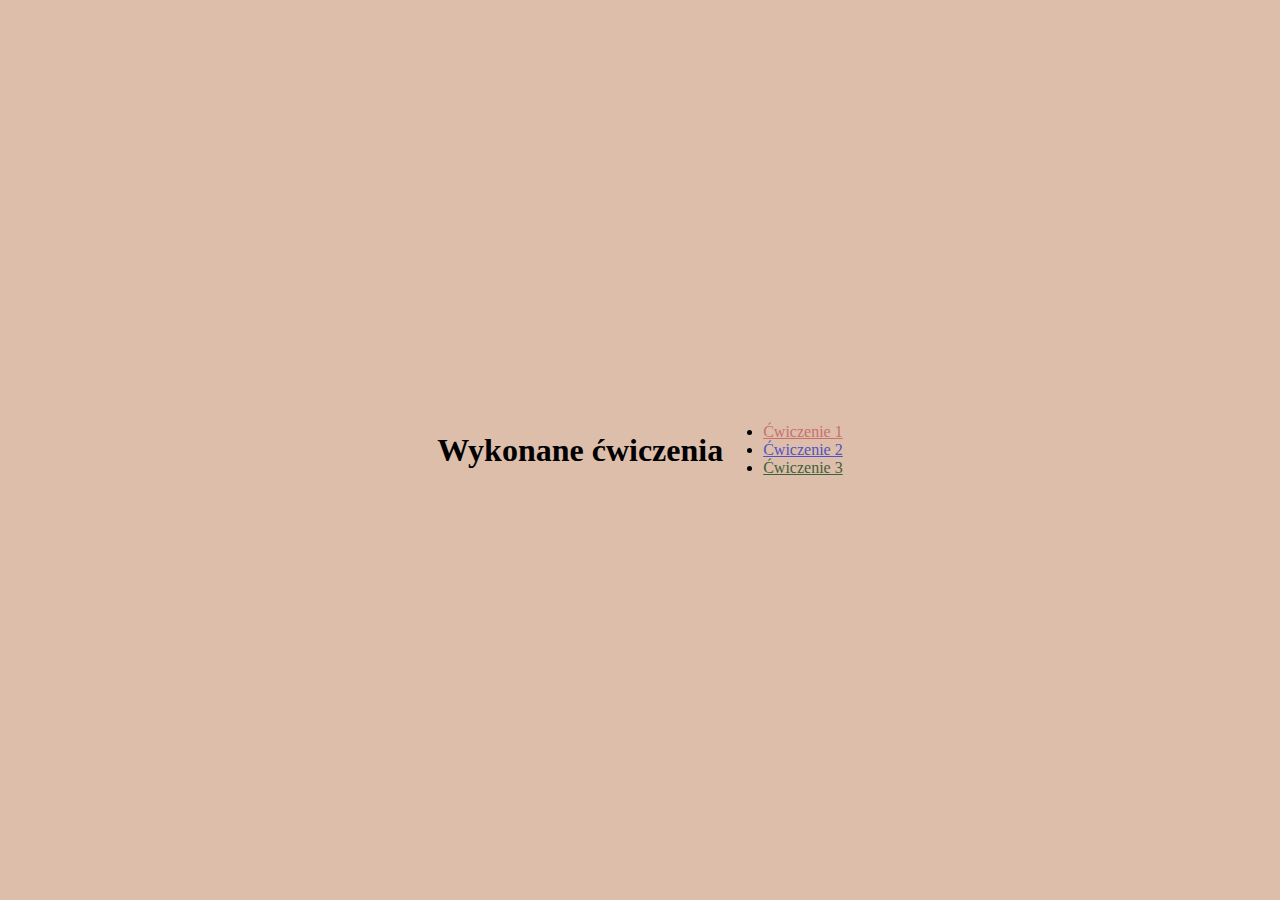
<file: Lab_01/index.html>
<!DOCTYPE html>
<html lang="pl">
  <head>
    <meta charset="UTF-8" />
    <meta
      name="viewport"
      content="width=device-width, initial-scale=1.0"
    />
    <title>My Website</title>
    <link
      rel="stylesheet"
      href="./style.css"
    />
    <style>
      #zad1 {
        color: #ca6f6f;
      }
      #zad2 {
        color: #5252c3;
      }
      #zad3 {
        color: #3d613d;
      }
    </style>
  </head>
  <body>
    <main class="main-container">
      <h1>Wykonane ćwiczenia</h1>
      <ul>
        <li><a id="zad1" href="ćw1.html">Ćwiczenie 1</a></li>
        <li><a id="zad2" href="ćw2.html">Ćwiczenie 2</a></li>
        <li><a id="zad3" href="ćw3.html">Ćwiczenie 3</a></li>
      </ul>


    </main>
    <script src="index.js"></script>
  </body>
</html>
</file>
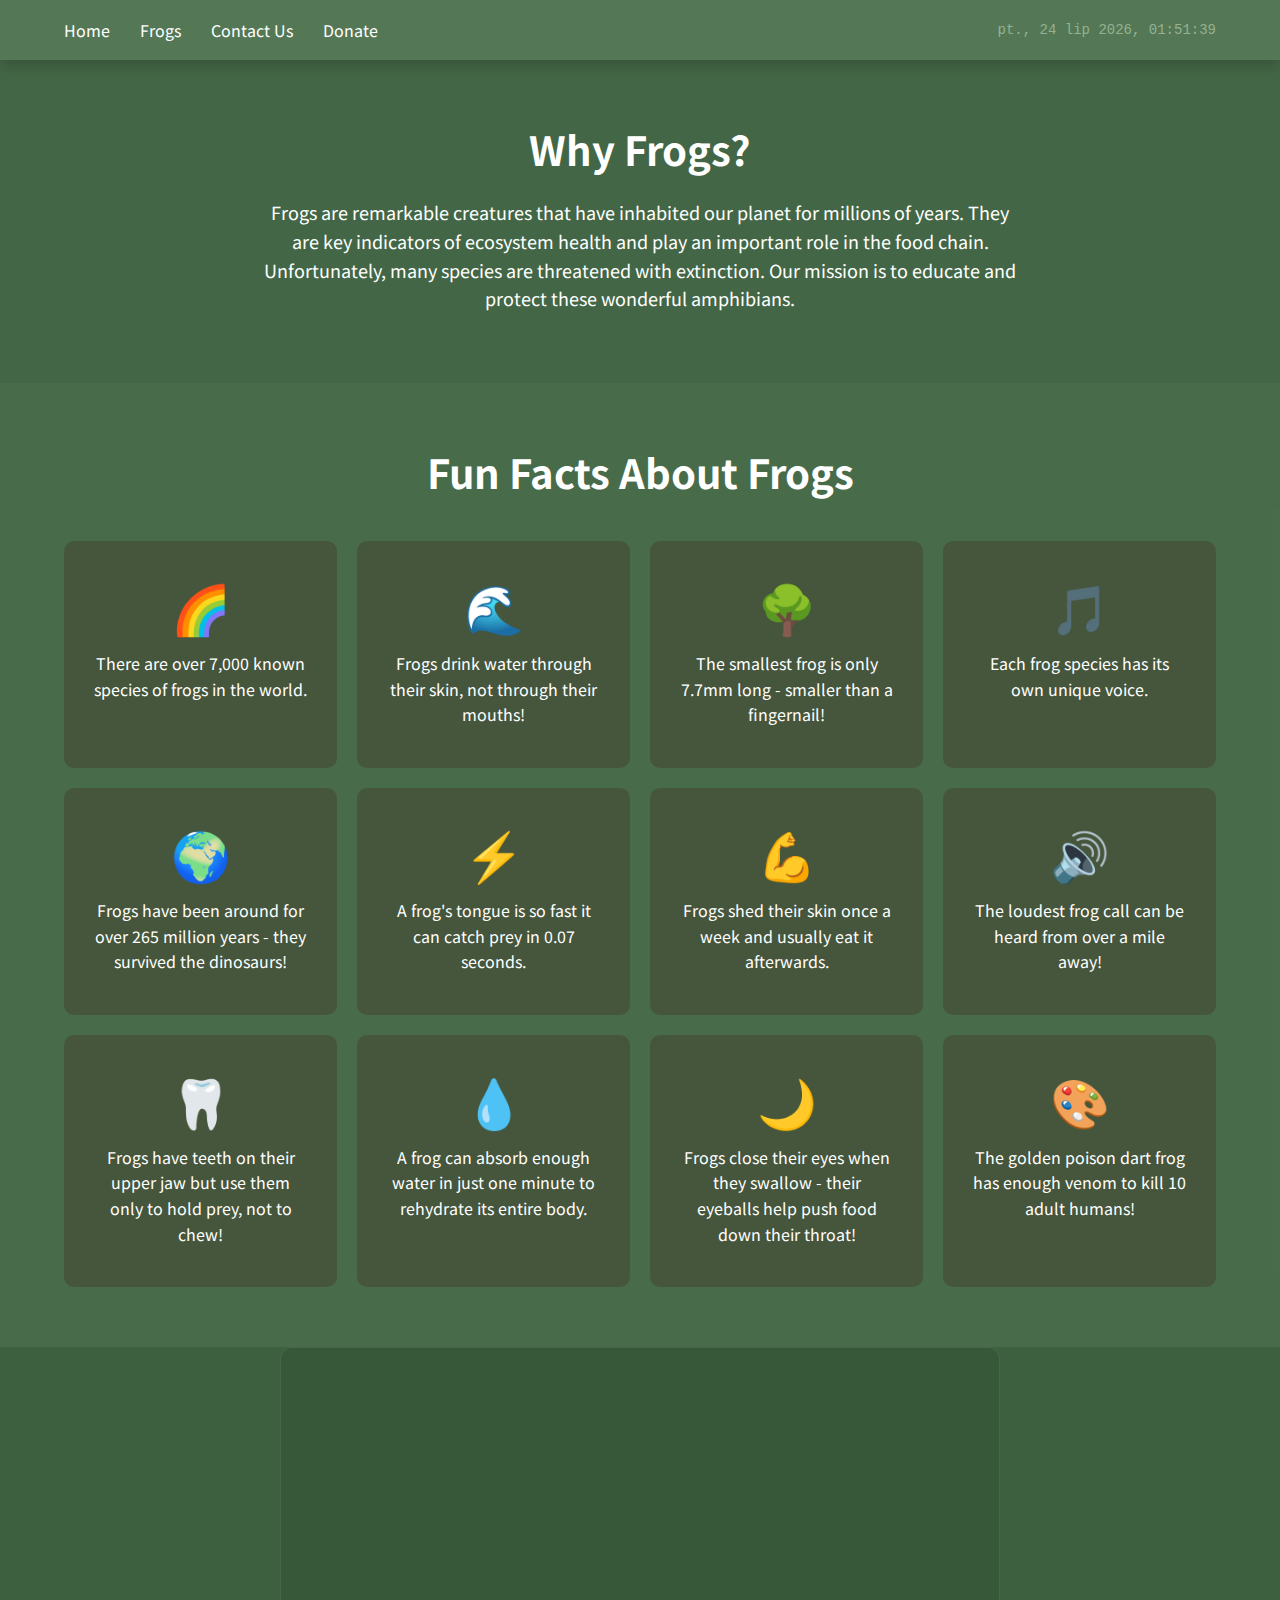
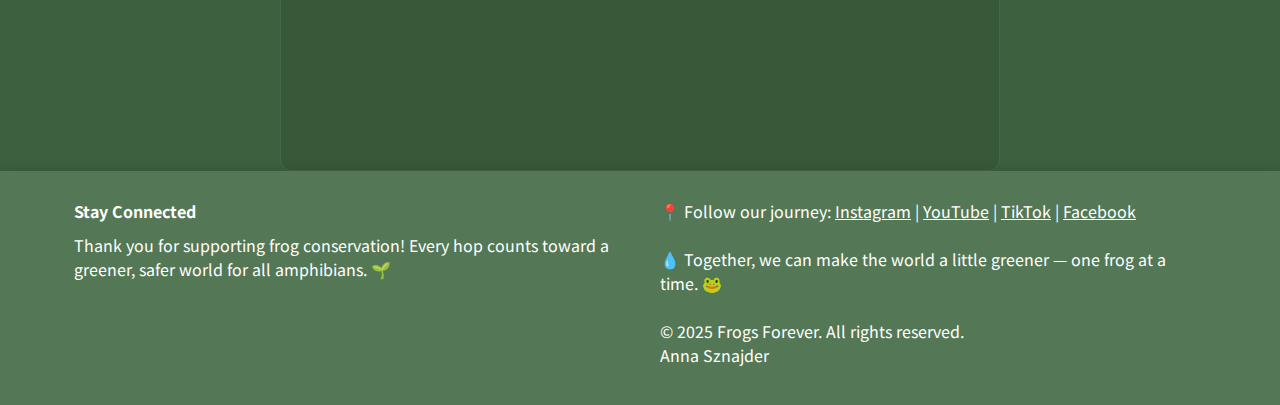
<file: Lab_02/index.html>
<!DOCTYPE html>
<html lang="pl">
<head>
    <meta charset="UTF-8" name="viewport" content="width=device-width, initial-scale=1.0">
    <title>Froooogs</title>
    <link rel="shortcut icon" href="img/frog-icon.png" type="image/png">
    <link rel="stylesheet" href="css/style.css"/>

</head>
<body>

    <header>
        <div id="navbar-placeholder"></div>
    </header>

    <main>


        <section class="about">
            <h2>Why Frogs?</h2>
            <p>Frogs are remarkable creatures that have inhabited our planet for millions of years. They are key indicators of ecosystem health and play an important role in the food chain. Unfortunately, many species are threatened with extinction. Our mission is to educate and protect these wonderful amphibians.</p>
        </section>


        <section class="facts">
            <h2>Fun Facts About Frogs</h2>
            <div class="facts-grid">
                <div class="fact-card">
                    <h3>🌈</h3>
                    <p>There are over 7,000 known species of frogs in the world.</p>
                </div>
                <div class="fact-card">
                    <h3>🌊</h3>
                    <p>Frogs drink water through their skin, not through their mouths!</p>
                </div>
                <div class="fact-card">
                    <h3>🌳</h3>
                    <p>The smallest frog is only 7.7mm long - smaller than a fingernail!</p>
                </div>
                <div class="fact-card">
                    <h3>🎵</h3>
                    <p>Each frog species has its own unique voice.</p>
                </div>
                <div class="fact-card">
                    <h3>🌍</h3>
                    <p>Frogs have been around for over 265 million years - they survived the dinosaurs!</p>
                </div>
                <div class="fact-card">
                    <h3>⚡</h3>
                    <p>A frog's tongue is so fast it can catch prey in 0.07 seconds.</p>
                </div>
                <div class="fact-card">
                    <h3>💪</h3>
                    <p> Frogs shed their skin once a week and usually eat it afterwards.</p>
                </div>
                <div class="fact-card">
                    <h3>🔊</h3>
                    <p>The loudest frog call can be heard from over a mile away!</p>
                </div><div class="fact-card">
                <h3>🦷</h3>
                <p>Frogs have teeth on their upper jaw but use them only to hold prey, not to chew!</p>
            </div>
                <div class="fact-card">
                    <h3>💧</h3>
                    <p>A frog can absorb enough water in just one minute to rehydrate its entire body.</p>
                </div>
                <div class="fact-card">
                    <h3>🌙</h3>
                    <p> Frogs close their eyes when they swallow - their eyeballs help push food down their throat!</p>
                </div>
                <div class="fact-card">
                    <h3>🎨</h3>
                    <p>The golden poison dart frog has enough venom to kill 10 adult humans!</p>
                </div>

            </div>
        </section>

        <section class="film">
            <iframe src="https://www.youtube.com/embed/L_e1-dVvn_Y?si=8FHqyqb3R7C-yFMA"
                    title="YouTube video player" frameborder="0" allow="accelerometer; autoplay; clipboard-write;
                    encrypted-media; gyroscope; picture-in-picture; web-share"
                    referrerpolicy="strict-origin-when-cross-origin" allowfullscreen></iframe>
        </section>


    </main>

    <footer>
        <div id="footer-placeholder"></div>
    </footer>

    <script src="js/navbar.js"></script>
    <script src="js/footer.js"></script>
</body>
</html>
</file>
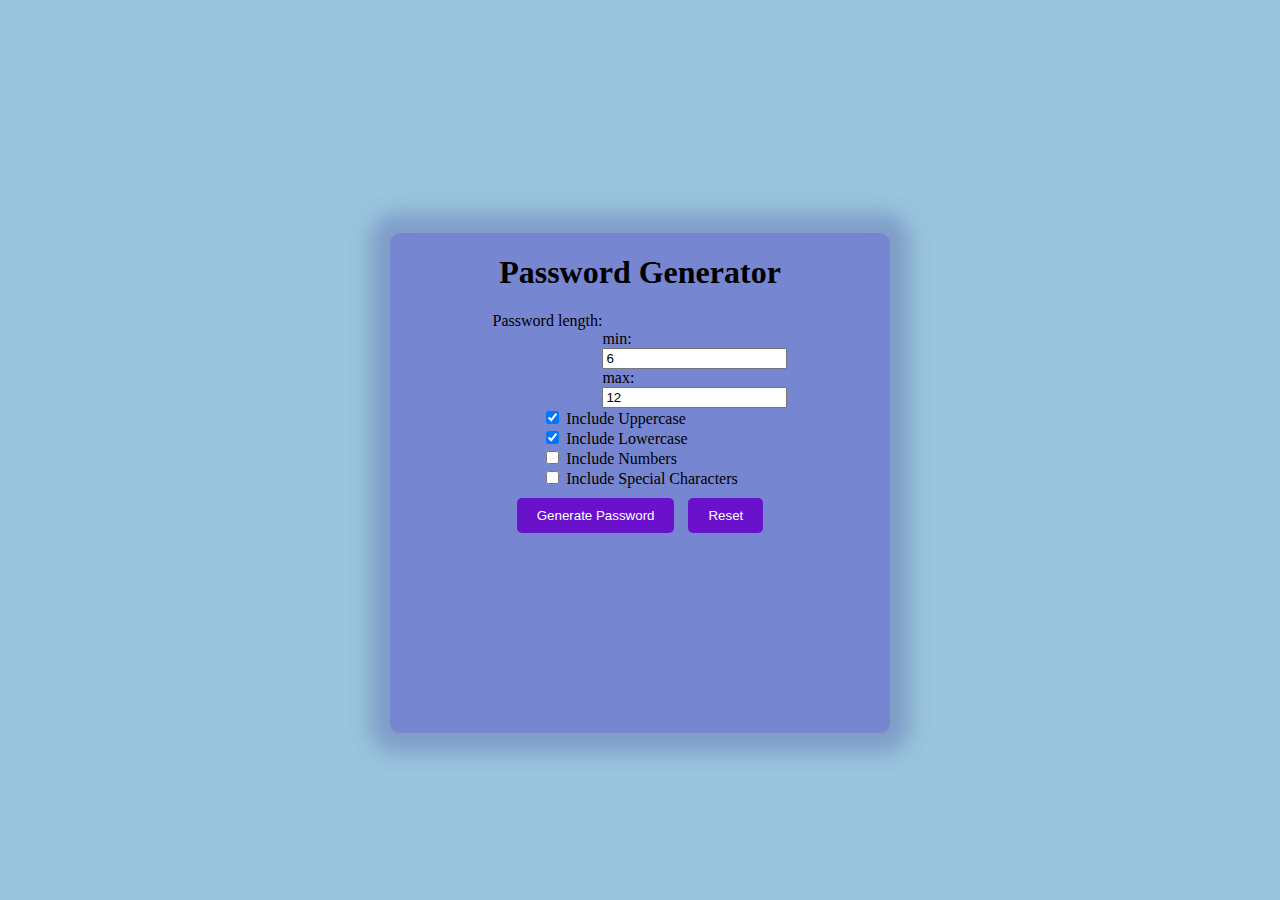
<file: Lab_03/passwords/index.html>
<!DOCTYPE html>
<html lang="pl">
<head>
    <meta charset="UTF-8">
    <title>Password Generator</title>
    <link rel="stylesheet" href="../passwords/styles.css"/>
    <link rel="shortcut icon" type="png" href="password-icon.png"/>
</head>
<body>

<main>
    <div class="box">

        <h1>Password Generator</h1>

        <section class="length">

            Password length:<br />
            <label> <br />
                min:<br />
                <input id="minLen" min="6" type="number" value="6" />
                <br />
                max:<br />
                <input id="maxLen" max="30" type="number" value="12" />
                <br />
            </label><br />


        </section>


        <section class="checkbox">

            <label >
                <input id="upper" type="checkbox" checked /> Include Uppercase
            </label><br />
            <label>
                <input id="lower" type="checkbox" checked /> Include Lowercase
            </label><br />
            <label>
                <input id="nums" type="checkbox" /> Include Numbers
            </label><br />
            <label>
                <input id="special" type="checkbox" /> Include Special Characters
            </label><br />


        </section>

        <section>

            <button class="btn" onclick="generate()">Generate Password</button>
            <button class="btn" onclick="reset()">Reset</button>

        </section>




    </div>


    <script>


        let upperChars = "ABCDEFGHIJKLMNOPQRSTUVWXYZ";
        let lowerChars = "abcdefghijklmnopqrstuvwxyz";
        let numChars = "0123456789";
        let specialChars = "!@#$%^&*()-_=+[]{}|;:,.<>?";


        const minLenInput = document.getElementById("minLen");
        const maxLenInput = document.getElementById("maxLen");

        minLenInput.addEventListener('input', () => {
            if (parseInt(minLenInput.value) < 6) minLenInput.value = 6;
        });
        maxLenInput.addEventListener('input', () => {
            if (parseInt(maxLenInput.value) > 30) maxLenInput.value = 30;
        });



        function generate() {
            let minLen = parseInt(minLenInput.value);
            let maxLen = parseInt(maxLenInput.value);
            const upper = document.getElementById("upper").checked;
            const lower = document.getElementById("lower").checked;
            const nums = document.getElementById("nums").checked;
            const special = document.getElementById("special").checked;



            const password = create(minLen, maxLen, upper, lower, nums, special);
            alert(password);
        }


        function create(minLen, maxLen, upper, lower, nums, special) {

            const passwordLength = Math.floor(Math.random() * (maxLen-minLen + 1)) + minLen;

            let chars = "";

            if (upper) chars += upperChars;
            if (lower) chars += lowerChars;
            if (nums) chars += numChars;
            if (special) chars += specialChars;

            if (chars.length === 0) return "Select at least one character type!";

            const charsLen = chars.length;

            let password = "";
            for (let i = 0; i < passwordLength; i++) {

                let index = Math.floor(Math.random() * charsLen);
                password += chars[index];

            }

            return password;
        }

        function reset() {
            document.getElementById("minLen").value = 6;
            document.getElementById("maxLen").value = 12;
            document.getElementById("upper").checked = true;
            document.getElementById("lower").checked = true;
            document.getElementById("nums").checked = false;
            document.getElementById("special").checked = false;
        }


    </script>


</main>

</body>
</html>
</file>
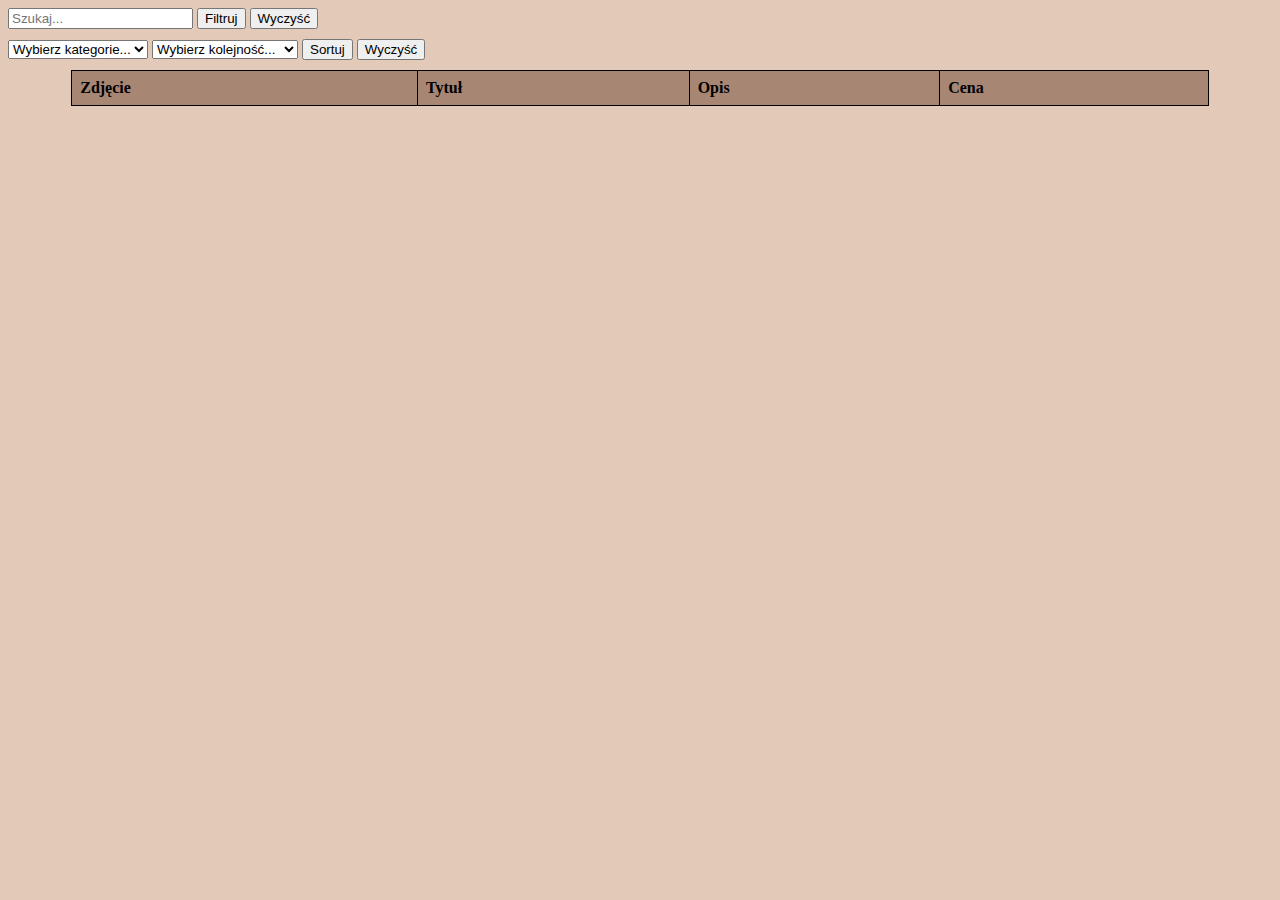
<file: Lab_03/pobieranie danych/index.html>
<!DOCTYPE html>
<html lang="pl">
<head>
    <meta charset="UTF-8">
    <title>Produkty z API</title>
    <style>
        body{background-color: rgba(221, 190, 170, 0.83)}
        table { border-collapse: collapse; width: 90%;background-color: rgb(221, 190, 170);margin: auto;}
        th, td { border: 1px solid #000000; padding: 8px; text-align: left; }
        th { background-color: #a88674; }
        img { width: 60px; height: 60px; object-fit: cover; }
        .controls{ margin-bottom: 10px; }

    </style>
</head>
<body>

    <div class="controls">
        <input id="search" type="search" placeholder="Szukaj...">
        <button onclick="showData()">Filtruj</button>
        <button onclick="clearFilters(1)">Wyczyść</button>
    </div>

    <div class="controls">
        <select id="categorySelect">
            <option value="all" disabled selected hidden>Wybierz kategorie...</option>
            <option value="title">Tytuł</option>
            <option value="description">Opis</option>
            <option value="price">Cena</option>
        </select>
        <select id="sortSelect">
            <option value="original" disabled selected hidden>Wybierz kolejność...</option>
            <option value="asc">Rosnąco</option>
            <option value="desc">Malejąco</option>
            <option value="original">Oryginalna kolejność</option>
        </select>
        <button onclick="showData()">Sortuj</button>
        <button onclick="clearFilters(2)">Wyczyść</button>
    </div>


    <table id="productsTable">
        <thead>
        <tr>
            <th>Zdjęcie</th>
            <th>Tytuł</th>
            <th>Opis</th>
            <th>Cena</th>
        </tr>
        </thead>
        <tbody id="tableBody"></tbody>
    </table>



<script>

    async function getData(){
        const url = "https://dummyjson.com/products";
        return (await fetch(url)).json();
    }

    async function showData() {
        const data = await getData();
        const products = data.products.slice(0, 30);

        const tableBody = document.getElementById('tableBody');
        const searchPhrase = document.getElementById('search').value;
        const category = document.getElementById('categorySelect').value;
        const sortOrder = document.getElementById('sortSelect').value;


        const filteredProducts = filterAndSortData(products, searchPhrase, category,sortOrder);
        tableBody.innerHTML = '';


        if (filteredProducts.length === 0) {
            tableBody.innerHTML = '<tr><td colspan="4">Brak wyników</td></tr>';
            return;
        }


        filteredProducts.forEach(product => {
            const row = tableBody.insertRow();
            row.innerHTML = `<td><img src="${product.images[0]}" alt="${product.title}"></td>
                            <td>${product.title}</td>
                            <td>${product.description}</td>
                            <td>${product.price}</td>
        `;
        });
    }

    function clearFilters(i) {
        if(i === 1){
            document.getElementById('search').value = '';
        }
        if(i === 2){
            document.getElementById('categorySelect').value = 'all';
            document.getElementById('sortSelect').value = 'original';
        }
        else{
            document.getElementById('search').value = '';
            document.getElementById('categorySelect').value = 'all';
            document.getElementById('sortSelect').value = 'original';

        }
        showData()
    }


    function filterAndSortData(data,searchPhrase,category,sortOrder){


        let filtered = data.filter( item =>
            item.title.toLowerCase().includes(searchPhrase.toLowerCase()) ||
            item.description.toLowerCase().includes(searchPhrase.toLowerCase()) );


        if (!category || category === 'all' || !sortOrder || sortOrder === 'original') {
            return filtered;
        }

        switch (sortOrder) {
            case 'asc':
                if(category === 'price'){
                    return filtered.sort((a, b) => a.price - b.price);
                }
                return filtered.sort((a, b) => a[category].localeCompare(b[category]));
            case 'desc':
                if(category === 'price'){
                    return filtered.sort((a, b) =>b.price-a.price);
                }
                return filtered.sort((a, b) => b[category].localeCompare(a[category]));

        }


    }


    clearFilters();


</script>
</body>
</html>
</file>
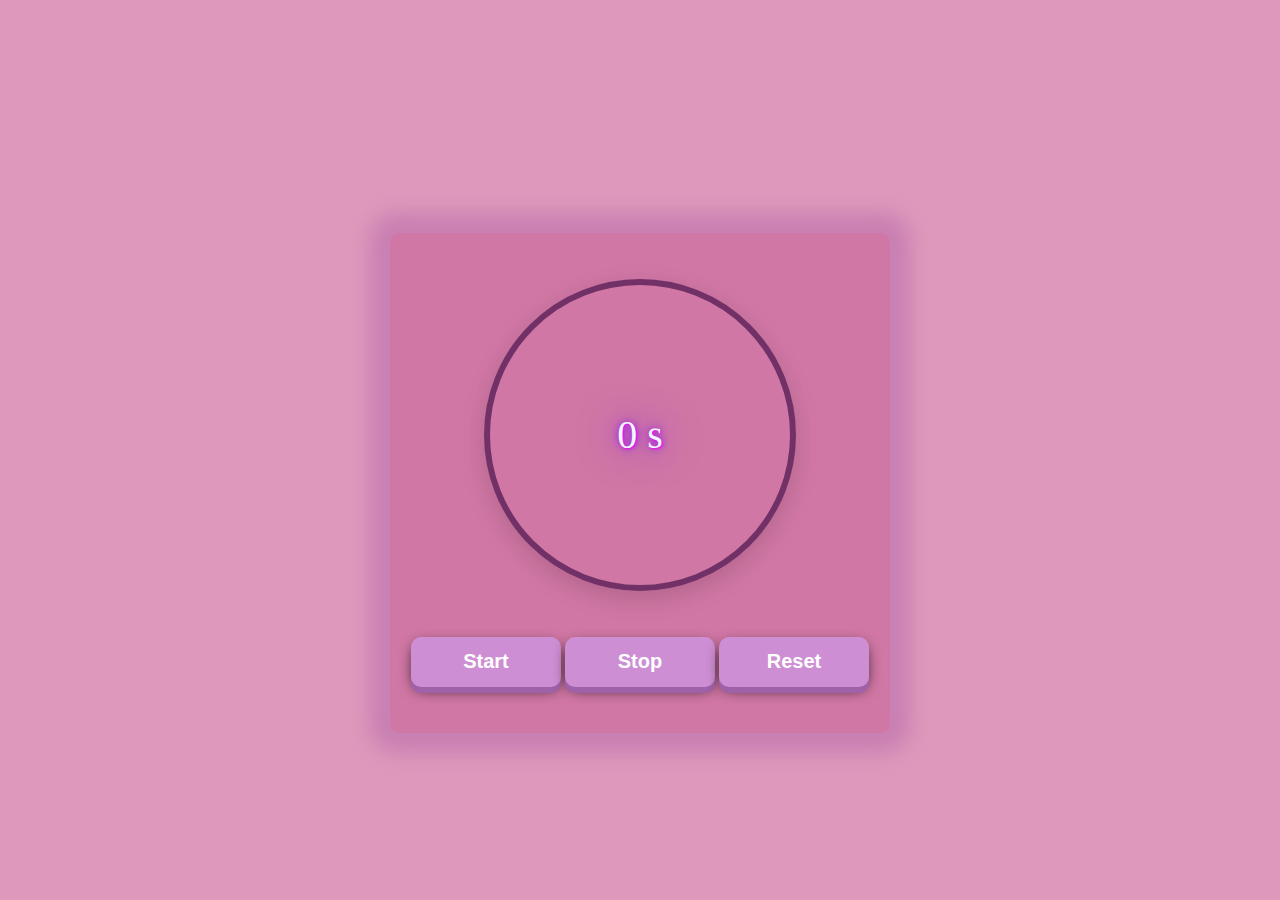
<file: Lab_03/stoper/index.html>
<!DOCTYPE html>
<html lang="pl">
<head>
    <meta charset="UTF-8">
    <title>StopWatch</title>
    <link rel="stylesheet" href="../stoper/styles.css"/>
    <link rel="shortcut icon" type="png" href="stoper-ikona.png"/>
</head>
<body>

<main>


    <div class="stopwatch">

        <section>
            <div class="clock-face">
                <div id="stopwatch-content">0 s</div>
            </div>
        </section>


        <section>
            <button onclick="startTimer()" class="button">Start</button>
            <button onclick="stopTimer()" class="button">Stop</button>
            <button onclick="resetTimer()" class="button">Reset</button>
        </section>



    </div>


</main>


<script>

    let seconds=0;
    // let seconds = 3675;
    let timer = null;


    function updateTimer(){
        if(seconds < 60){
            document.getElementById("stopwatch-content").textContent = seconds + " s";
        }
        else{
            let hours = Math.floor(seconds / 3600);
            let mins = Math.floor((seconds % 3600) / 60);
            let secs = seconds % 60;

            if(hours>0){
                document.getElementById("stopwatch-content").textContent = hours + " h " + mins +" m " + secs + " s";
            }
            else{
                document.getElementById("stopwatch-content").textContent = mins +" m " + secs + " s";
            }

        }

    }


    function startTimer(){
        if(timer==null){
            timer=setInterval(()=>{
                seconds++;
                updateTimer();
            },1000) // update co sekundę
        }
    }

    function stopTimer(){
        clearInterval(timer);
        timer=null;
    }

    function resetTimer(){
        stopTimer();
        seconds=0;
        updateTimer()
    }

</script>


</body>



</html>
</file>
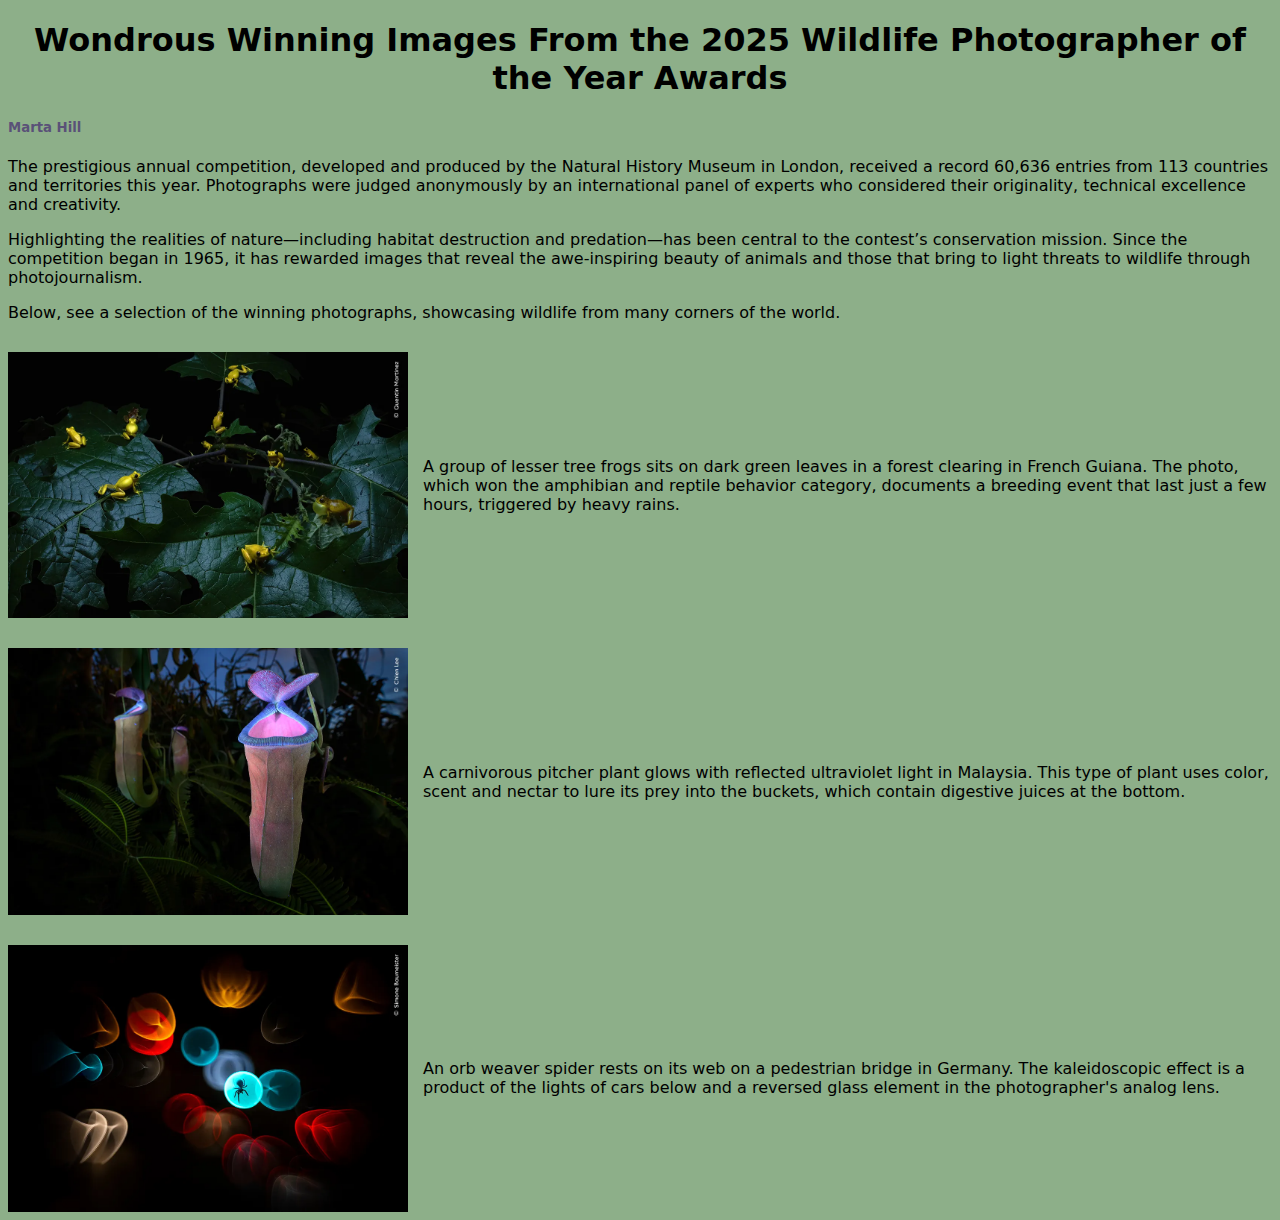
<file: Lab_01/ćw1.html>
<!DOCTYPE html>
<html lang="pl">
<head>
    <meta charset="UTF-8">
    <meta
            name="viewport"
            content="width=device-width, initial-scale=1.0"
    />
    <title>Ćwiczenie1</title>
    <style>
        body {
            font-family: system-ui;
            background-color: #8daf89;
        }
        img {
            width: 100%;
            max-width: 400px;
            height: auto;
            margin-right: 15px;
        }
        h1{
            text-align: center;

        }
        h5{
            color: #5a5178;
        }
        div {
            display: flex;
            align-items: center;
            margin-top: 30px;

        }
    </style>
</head>
<body>

<h1>Wondrous Winning Images From the 2025 Wildlife Photographer of the Year Awards</h1>
<h5>Marta Hill</h5>

    <p>
        The prestigious annual competition, developed and produced by the Natural History Museum in London,
        received a record 60,636 entries from 113 countries and territories this year.
        Photographs were judged anonymously by an international panel of experts who considered their originality,
        technical excellence and creativity.
    </p>

    <p>
        Highlighting the realities of nature—including habitat destruction and predation—has been central to the
        contest’s conservation mission. Since the competition began in 1965, it has rewarded images that reveal
        the awe-inspiring beauty of animals and those that bring to light threats to wildlife through photojournalism.
    </p>

    <p>
        Below, see a selection of the winning photographs, showcasing wildlife from many corners of the world.
    </p>


<div>
    <img src="zdj/frogs.jpg">
    <p>
        A group of lesser tree frogs sits on dark green leaves in a forest clearing in French Guiana.
        The photo, which won the amphibian and reptile behavior category, documents a breeding event that last just
        a few hours, triggered by heavy rains.
    </p>

</div>


<div>
    <img src="zdj/plant.jpg">
    <p>
        A carnivorous pitcher plant glows with reflected ultraviolet light in Malaysia. This type of plant uses color,
        scent and nectar to lure its prey into the buckets, which contain digestive juices at the bottom.
    </p>
</div>


<div>
    <img src="zdj/spider.jpg">
    <p>
        An orb weaver spider rests on its web on a pedestrian bridge in Germany.
        The kaleidoscopic effect is a product of the lights of cars below and a reversed glass element
        in the photographer's analog lens.
    </p>
</div>



</body>
</html>
</file>
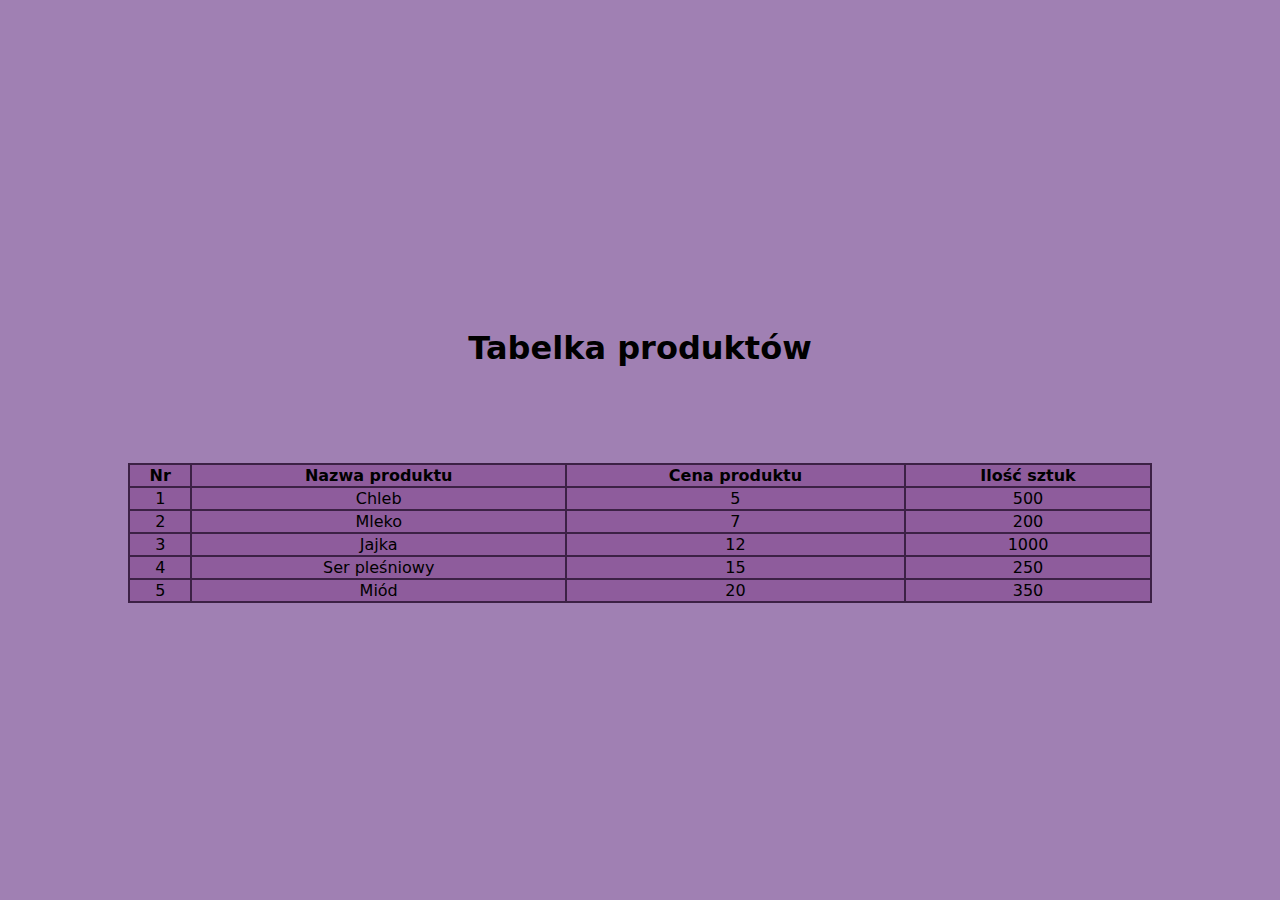
<file: Lab_01/ćw2.html>
<!DOCTYPE html>
<html lang="pl">
<head>
    <meta charset="UTF-8">
    <meta
            name="viewport"
            content="width=device-width, initial-scale=1.0"
    />
    <title>Ćwiczenie2</title>
    <style>
        html, body {  /* body na całą stronę, brak marginesów */
            height: 100%;
            margin: 0;
        }

        body {
            font-family: system-ui;
            background-color: #a080b3;

            display: flex;
            flex-direction: column;
            align-items: center;
            justify-content: center;
        }
        table{
            width: 80%;
            height: auto;

            margin: 0 auto;
            border: 2px solid #3c2145;
            border-collapse: collapse;

            background-color: #8e5c9c;
        }
        th, td {
            border: 2px solid #3c2145;
            border-collapse: collapse;
            text-align: center;

        }
        p{
            font-size: xx-large;

        }
    </style>
</head>
<body>

<b><p>Tabelka produktów</p></b>
<p></p>

    <table>
        <thead>
            <th>Nr</th>
            <th>Nazwa produktu</th>
            <th>Cena produktu</th>
            <th>Ilość sztuk</th>
        </thead>
        <tbody>
            <tr>
                <td>1</td>
                <td>Chleb</td>
                <td>5</td>
                <td>500</td>

            </tr>
            <tr>
                <td>2</td>
                <td>Mleko</td>
                <td>7</td>
                <td>200</td>
            </tr>
            <tr>
                <td>3</td>
                <td>Jajka</td>
                <td>12</td>
                <td>1000</td>
            </tr>
            <tr>
                <td>4</td>
                <td>Ser pleśniowy</td>
                <td>15</td>
                <td>250</td>
            </tr>
            <tr>
                <td>5</td>
                <td>Miód</td>
                <td>20</td>
                <td>350</td>
            </tr>

        </tbody>
    </table>

</body>
</html>
</file>
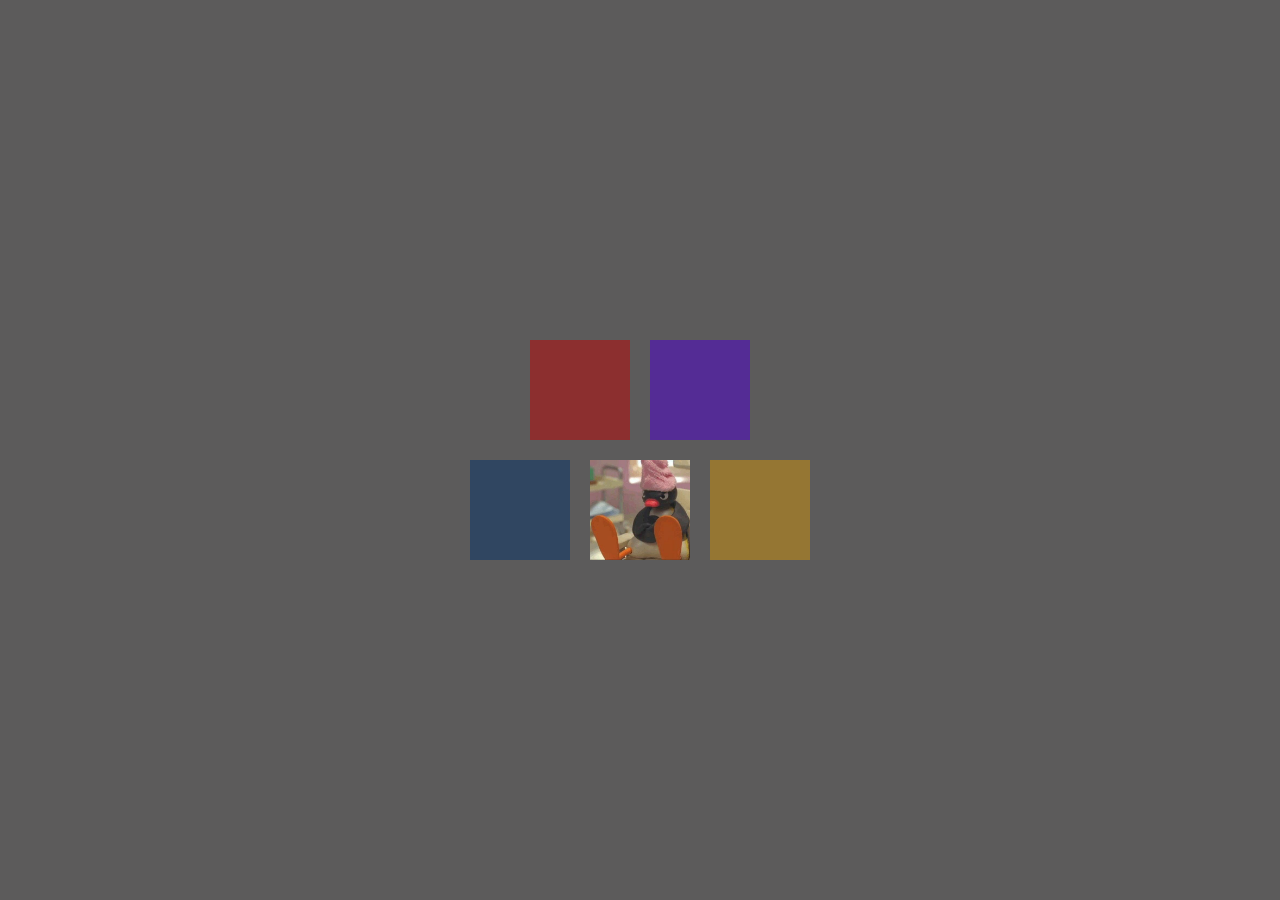
<file: Lab_01/ćw3.html>
<!DOCTYPE html>
<html lang="pl">
<head>
    <meta charset="UTF-8">
    <title>Ćwiczenie3</title>
    <style>
        html, body {
            height: 100%;
            margin: 0;
        }
        body{
            font-family: system-ui;
            background-color: #5c5b5b;

            display: flex;
            flex-direction: column;
            align-items: center;
            justify-content: center;
        }
        .box {
            display: flex;
        }

        .kwadrat {
            width: 100px;
            height: 100px;
            margin: 10px;
        }
        #k1 {
            background-color: #8c2f2f;
        }
        #k2 {
            background-color: #542c95;
        }
        #k3 {
            background-color: #304661;
        }
        #k4 {
            background-color: #3d603f;
        }
        #k5 {
            background-color: #957633;
        }
    </style>
</head>
<body>

<div class="box">
    <div id="k1" class="kwadrat"></div>
    <div id="k2" class="kwadrat"></div>
</div>

<div class="box">
    <div id ="k3" class="kwadrat"></div>
    <div id="k4" class="kwadrat">
        <img src="zdj/mad.jpg" width="100px" height="100px" alt="zdjęcie"/>
    </div>
    <div id="k5" class="kwadrat"></div>
</div>


</body>
</html>
</file>
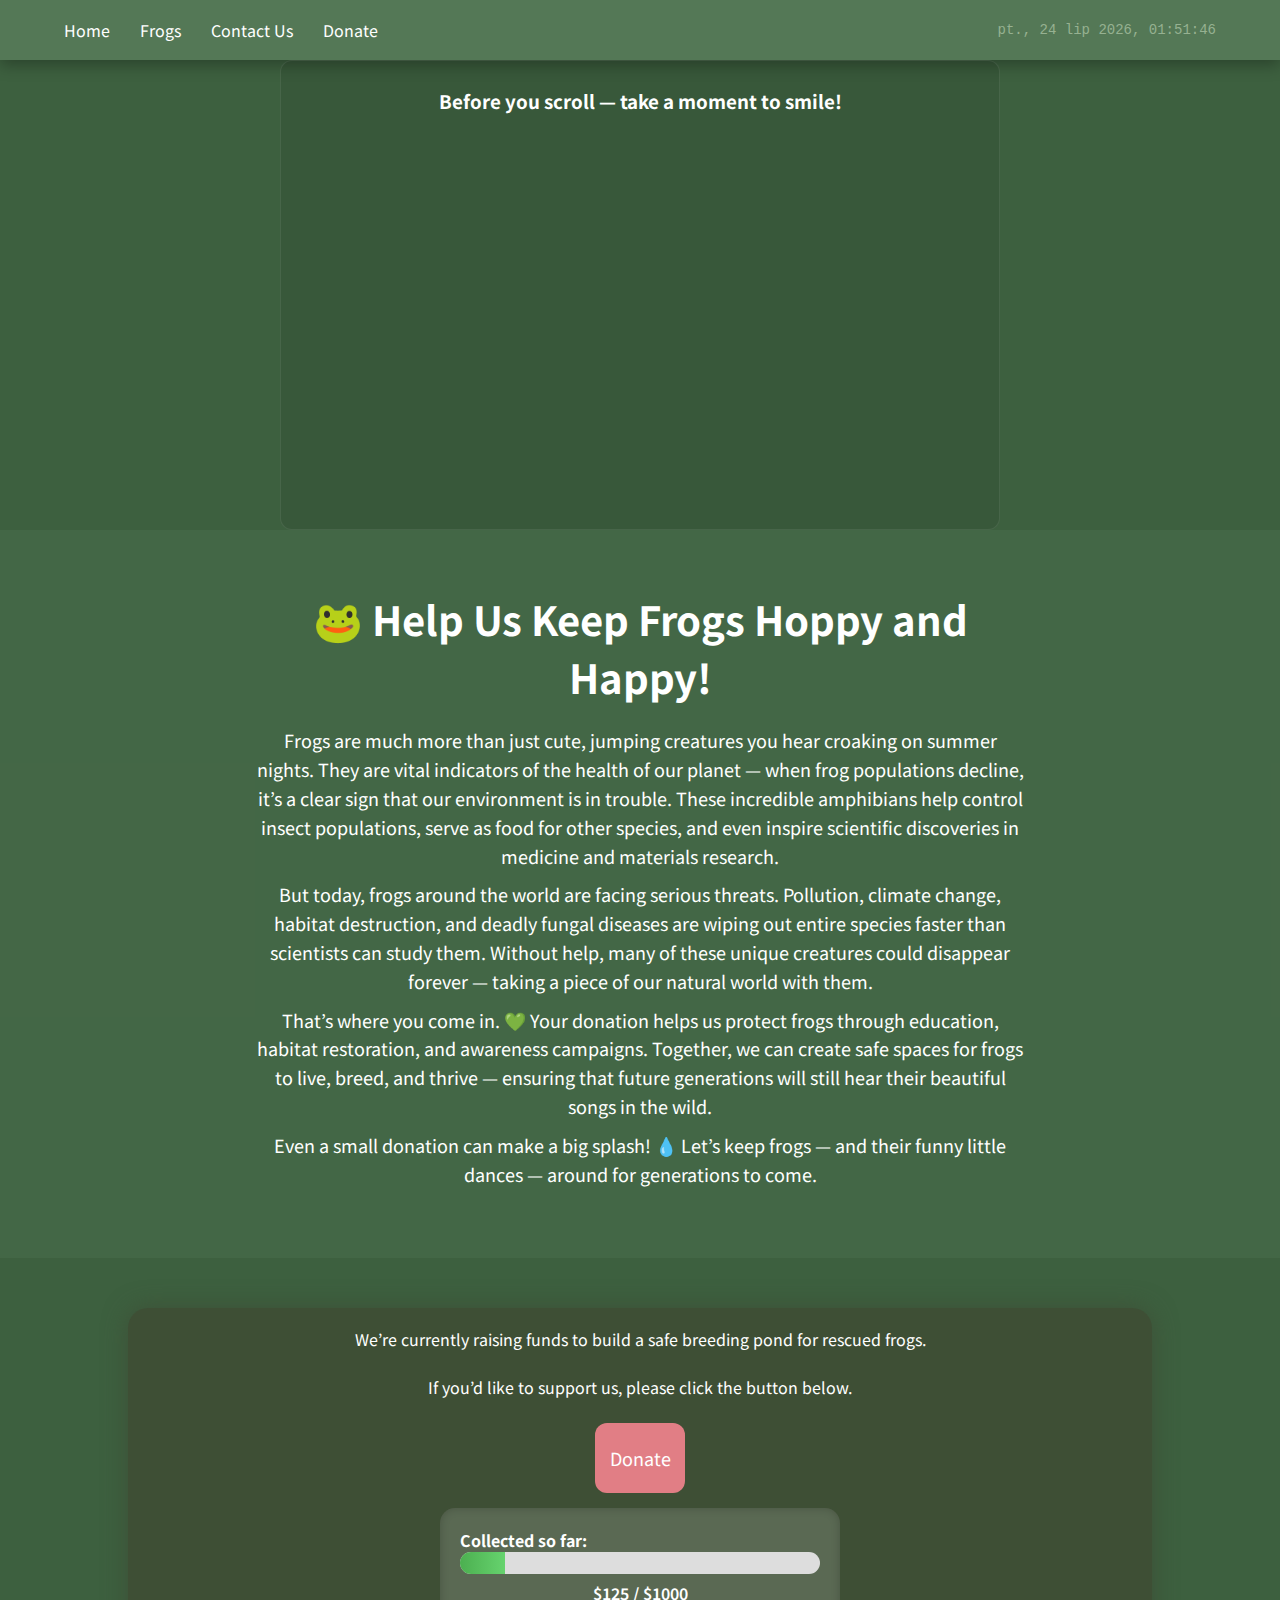
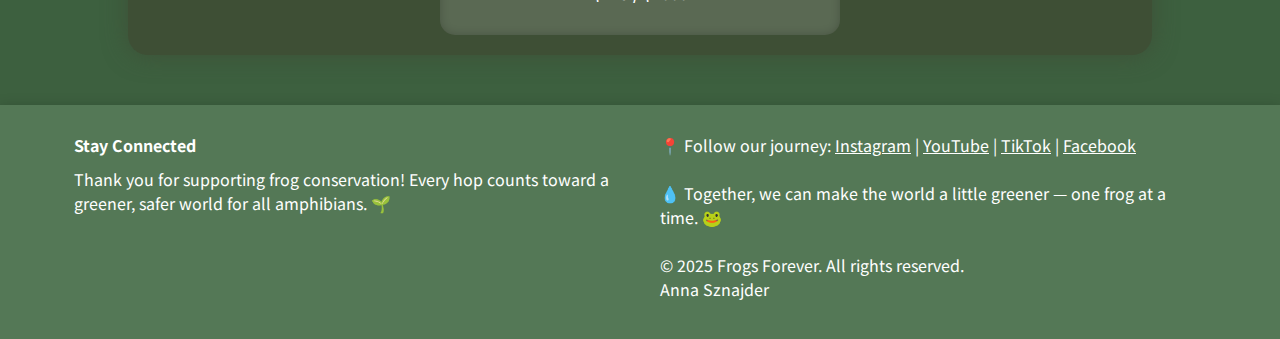
<file: Lab_02/pages/donate.html>
<!DOCTYPE html>
<html lang="pl">
<head>
    <meta charset="UTF-8" name="viewport" content="width=device-width, initial-scale=1.0">
    <title>Donate</title>
    <link rel="shortcut icon" href="../img/frog-icon.png" type="image/png">
    <link rel="stylesheet" href="../css/style.css"/>
</head>
<body>

    <header>
        <div id="navbar-placeholder"></div>
    </header>


    <main>
        <section class="film">

            <h3>Before you scroll — take a moment to smile!</h3>

            <iframe src="https://www.youtube.com/embed/LfYE5DPfg70?si=6lMRKQgUV1SJiypF"
                    title="YouTube video player" frameborder="0" allow="accelerometer; autoplay; clipboard-write;
                    encrypted-media; gyroscope; picture-in-picture; web-share"
                    referrerpolicy="strict-origin-when-cross-origin" allowfullscreen></iframe>
        </section>
        <section class="about">
            <h2>🐸 Help Us Keep Frogs Hoppy and Happy!</h2>
            <p>Frogs are much more than just cute, jumping creatures you hear croaking on summer nights.
                They are vital indicators of the health of our planet — when frog populations decline,
                it’s a clear sign that our environment is in trouble. These incredible amphibians help control insect
                populations, serve as food for other species, and even inspire scientific discoveries in medicine and
                materials research.
            </p>
            <p>
                But today, frogs around the world are facing serious threats. Pollution, climate change, habitat
                destruction, and deadly fungal diseases are wiping out entire species faster than scientists can study
                them. Without help, many of these unique creatures could disappear forever — taking a piece of our
                natural world with them.
            </p>
            <p>
                That’s where you come in. 💚
                Your donation helps us protect frogs through education, habitat restoration, and awareness campaigns.
                Together, we can create safe spaces for frogs to live, breed, and thrive — ensuring that future
                generations will still hear their beautiful songs in the wild.
            </p>
            <p>
                Even a small donation can make a big splash! 💧
                Let’s keep frogs — and their funny little dances — around for generations to come.
            </p>
        </section>

        <section class="donate">

            <p class="donate-text">
                We’re currently raising funds to build a safe breeding pond for rescued frogs.
            </p>

            <p class="donate-text">
                If you’d like to support us, please click the button below.
            </p>

            <button class="donate-btn">Donate</button>

            <div class="donation-progress">
                <h4>Collected so far:</h4>

                <div class="progress-bar-bg">
                    <div id="progress-bar" class="progress-bar"></div>
                </div>

                <p id="progress-text" class="progress-text"></p>
            </div>

        </section>



    </main>


    <footer>
        <div id="footer-placeholder"></div>
    </footer>

    <script src="../js/navbar.js"></script>
    <script src="../js/footer.js"></script>
    <script>
        const goal = 1000;
        const bar   = document.getElementById('progress-bar');
        const text  = document.getElementById('progress-text');
        const btn   = document.querySelector('.donate-btn');

        let collected = Number(localStorage.getItem('donationTotal')) || 125;

        function render() {
            const safeGoal = goal > 0 ? goal : 1;
            const p = Math.max(0, Math.min(100, (collected / safeGoal) * 100));
            bar.style.width = p.toFixed(1) + '%';
            text.textContent = `$${collected} / $${goal}`;
        }

        btn.addEventListener('click', () => {
            collected += 5;
            localStorage.setItem('donationTotal', String(collected));
            render();
        });

        render();

    </script>


</body>
</html>
</file>
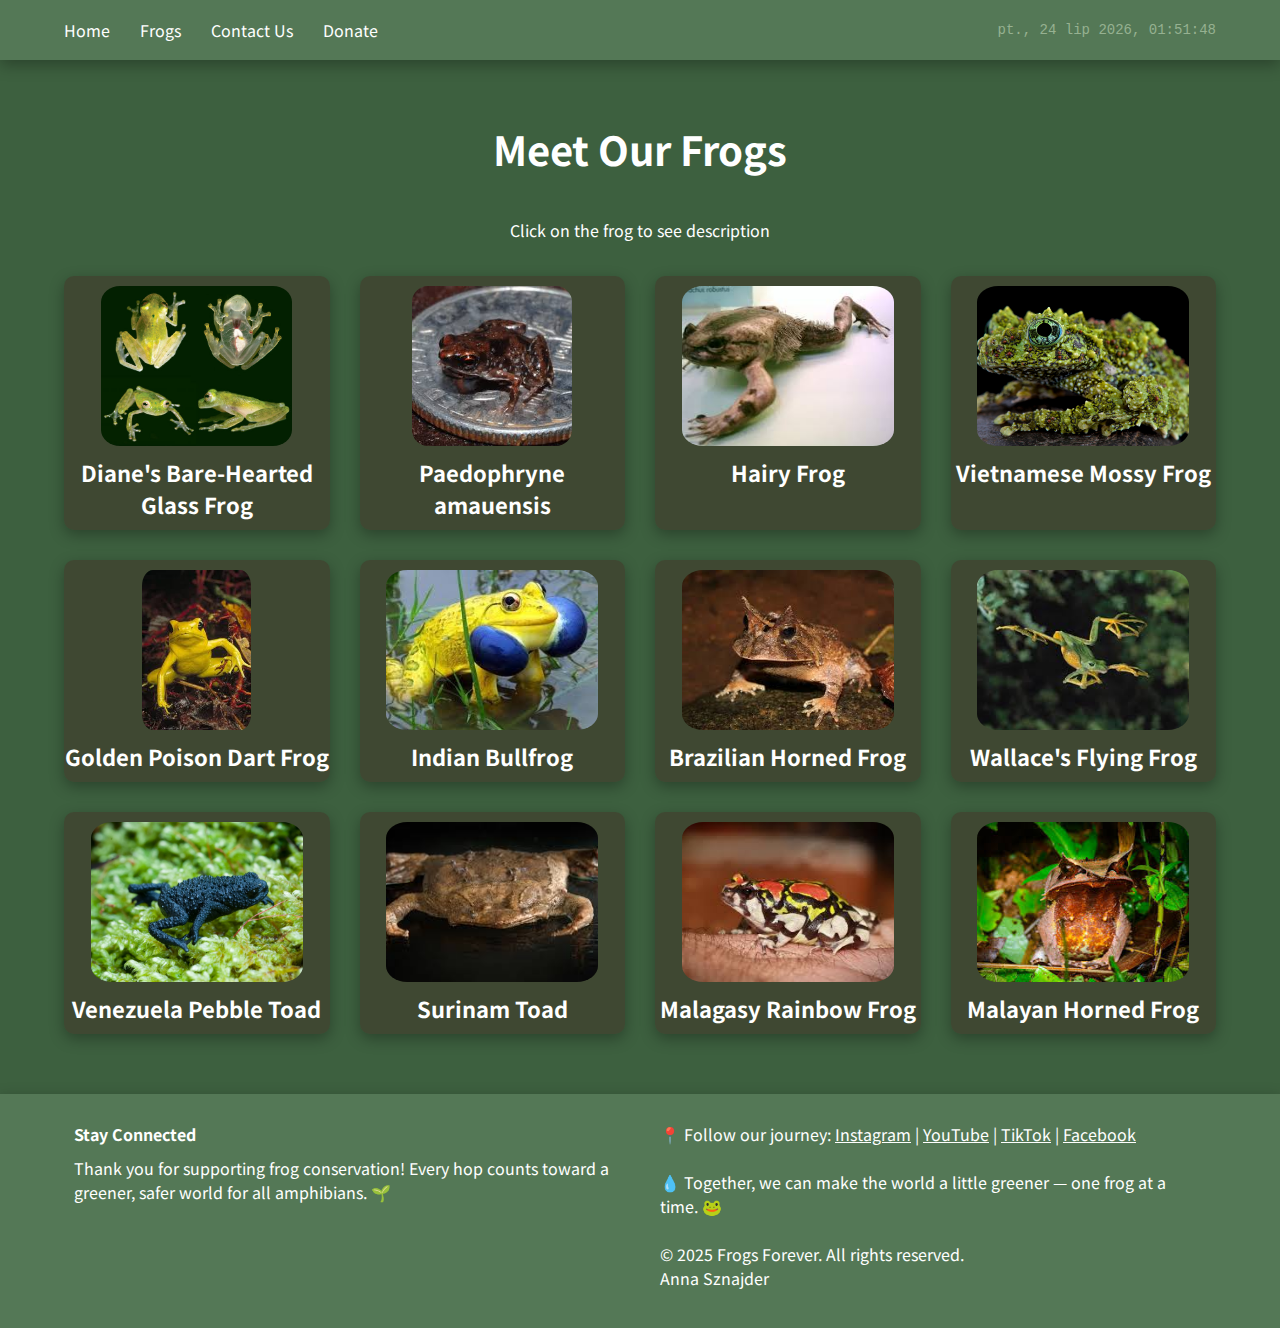
<file: Lab_02/pages/galeria.html>
<!DOCTYPE html>
<html lang="pl">
<head>
    <meta charset="UTF-8" name="viewport" content="width=device-width, initial-scale=1.0">
    <title>Frogs</title>
    <link rel="shortcut icon" href="../img/frog-icon.png" type="image/png">
    <link rel="stylesheet" href="../css/style.css"/>

</head>
<body>

    <header>
        <div id="navbar-placeholder"></div>
    </header>

    <main>

        <section class="featured">
            <h2>Meet Our Frogs</h2>
            <p>Click on the frog to see description</p>
            <br>
            <div class="frog-grid">
                <div class="frog-card">
                    <img src="../img/galeria/Glassfrog.jpg" alt="Glass Frog">
                    <h3>Diane's Bare-Hearted Glass Frog</h3>
                    <div class="frog-card-content">
                        <p>Discovered in 2015, the Diane's bare-hearted glass frog (Hyalinobatrachium dianae) is long in name but small in stature. This inch-long species is one of more than 100 species of glass frogs, unique for their translucent skin, which leaves the internal organs visible. A nocturnal creature, it is native to the rainy foothills of Costa Rica, where it feeds on small insects. Frogs are often seen as indicator species, and this species' discovery is considered a promising sign of forest health in Costa Rica, despite the threat of deforestation worldwide.</p>
                    </div>
                </div>
                <div class="frog-card">
                    <img src="../img/galeria/paedophryne.jpg" alt="Paedophryne amauensis">
                    <h3>Paedophryne amauensis</h3>
                    <div class="frog-card-content">
                        <p>Glass frogs may be small, but they have nothing on the Paedophryne amauensis, which at only 0.3 inches in length isn't just the smallest frog, but the world's smallest vertebrate. It's the size of a housefly and has likely evolved to eat tiny invertebrates, such as mites, that larger predators overlook.
                            This native of Papua New Guinea was discovered in 2009, by researchers who heard its high-pitched call, then scooped leaf litter into a plastic bag to figure out what was making the noise. In addition to its diminutive size, it is unique in that it has no tadpole stage, hatching instead as a miniature of the adult. </p>
                    </div>
                </div>
                <div class="frog-card">
                    <img src="../img/galeria/hairyfrog.jpg" alt="Hairy frog">
                    <h3>Hairy Frog</h3>
                    <div class="frog-card-content">
                        <p>The hairy frog (trichobatrachus robustus) is another species with a well-earned nickname. Also known as the horror frog or wolverine frog, it will intentionally break its toe bones when threatened, which then poke through the skin to act like claws. These bones later retract and the damaged tissue heals. It's the only animal researchers know of with such a defense mechanism. "Some other frogs have bony spines that project from their wrist, but in those species it appears that the bones grow through the skin rather than pierce it when needed for defence," said one scientist.
                            The name horror frog is also fitting due to the hairlike growths on the sides of the males called dermal papillae.This growth is thought to help breeding males consume more oxygen, which comes in handy during long periods spent underwater, guarding eggs laid by females. They mostly live in Cameroon, in west-central Africa.</p>
                    </div>
                </div>
                <div class="frog-card">
                    <img src="../img/galeria/moss-frog.jpg" alt="Vietnamese Mossy Frog">
                    <h3>Vietnamese Mossy Frog</h3>
                    <div class="frog-card-content">
                        <p>The Vietnamese mossy frog (Theloderma corticale) lives in the forests of northern Vietnam, where it spends its days pretending to be a moss-covered rock. With its green and black coloration and bumpy skin covered with spines, it is well suited to the task at hand. It prefers a semiaquatic environment, hunting cockroaches and crickets in caves and stream beds. To ward off predators, which include snakes and tree-dwelling mammals, it can take its disguise one step further by rolling into a ball and playing dead.</p>
                    </div>
                </div>
                <div class="frog-card">
                    <img src="../img/galeria/poisonfrog.jpg" alt="Golden Poison Dart Frog">
                    <h3>Golden Poison Dart Frog</h3>
                    <div class="frog-card-content">
                        <p>The golden poison dart frog (Phyllobates terribilis) might be small, but it packs a mean punch. Each two-inch frog has enough toxin to kill two bull elephants or ten grown men. How the tiny frogs manage to be so toxic is still a mystery to researchers, but one hypothesis is that it can be traced to poisonous plants eaten by their own insect prey. Frogs raised in captivity never become toxic; only the wild frogs are lethal. Historically, the indigenous Emberá people would use the venom on the tips of their blowdarts for more effective hunting.

                            The frog is abundant in its rainforest habitat of coastal Colombia, but the small size of this shrinking forest has put the frog on endangered species lists. </p>
                    </div>
                </div>
                <div class="frog-card">
                    <img src="../img/galeria/bullfrog.jpg" alt="Indian Bullfrog">
                    <h3>Indian Bullfrog</h3>
                    <div class="frog-card-content">
                        <p>Not all yellow frogs will kill you. Some, like the Indian bullfrog (Hoplobatrachus tigerinus), will just entertain you with their singing skills and vivid colors. For most of the year, these frogs are a dull, olive-green color. However, during mating season, the males turn a Day-Glo yellow with indigo vocal sacs on their throats. With a body about six inches long, this is the largest of the Indian frog species.

                            In the 1990s, people started farming the frogs as a food source (its legs were considered desirable). They have also become an invasive introduced species in the Andaman Islands.They live in freshwater settings, both natural and artificial, particularly rice paddy fields.</p>
                    </div>
                </div>
                <div class="frog-card">
                    <img src="../img/galeria/hornedfrog.jpg" alt="Brazilian Horned Frog">
                    <h3>Brazilian Horned Frog</h3>
                    <div class="frog-card-content">
                        <p>Like the ornate horned frog, the Brazilian horned frog (Ceratophrys aurita) is an aggressive predator. It grows to an even bigger size, up to eight inches long, and is a "sit and wait" predator, burrowing itself in leaf litter with only its eyes visible, and waiting for prey to pass by. It will attack anything nearby, using its abnormally powerful jaws to go after animals of all sizes, including larger animals that it doesn't consider prey.It inhabits tropical and subtropical lowlands, freshwater marshes, and ponds, and is endemic to Brazil.</p>
                    </div>
                </div>
                <div class="frog-card">
                    <img src="../img/galeria/flyingfrog.jpg" alt="Wallace's Flying Frog">
                    <h3>Wallace's Flying Frog</h3>
                    <div class="frog-card-content">
                        <p>The Wallace's flying frog's name gives away its secret. This species found in the jungles of Malaysia and Borneo has the unique ability to fly—or more accurately, deploy a leg-powered parachute. It has long, webbed toes that can flex and spread out to act as tiny wind sails, which it uses when it feels threatened.To escape danger, it will leap from branches, spreading its feet to glide as far as 50 feet to safety.

                            It spends almost its entire life in trees, venturing to the ground only to mate and lay eggs.  The female lays eggs in a nest that's suspended over water. When the embryos have developed into tadpoles within the eggs, the nest breaks open and the tadpoles fall into the water below, where they grow and develop further. If the nest happens to open onto land, the tadpoles will dry up and die.</p>
                    </div>
                </div>
                <div class="frog-card">
                    <img src="../img/galeria/pebbletoad.webp" alt="Venezuela Pebble Toad">
                    <h3>Venezuela Pebble Toad</h3>
                    <div class="frog-card-content">
                        <p>The Venezuela pebble toad (Oreophrynella nigra) is a small frog (toads are types of frogs that prefer drier climates) that lives in the Guiana Highlands of Venezuela.It has evolved a unique defensive technique that only works on the steep slopes of its mountainous habitat. When threatened, it tightens its muscles to become rigid and tumbles down the hill to safety.Because it's so light, bouncing along the cliff face doesn't harm the little toad, and it can land uninjured in puddles (as long as they're not deep) or crevices. The strategy provides a quick escape from predators, like tarantulas or snakes, and makes up for its lack of jumping ability.</p>
                    </div>
                </div>
                <div class="frog-card">
                    <img src="../img/galeria/surinamtoad.jpg" alt="Surinam Toad">
                    <h3>Surinam Toad</h3>
                    <div class="frog-card-content">
                        <p>The Surinam toad (Pipa pipa) is a Southern American species distinguished by its large size, flat back, and small eyes. It also has no tongue and cannot croak. Instead, it taps two bones in its throat to make a high-pitched, sharp click noise. This toad is an aquatic ambush hunter, camouflaging itself like a leaf against the bottom of rivers and flooded forest areas, and lying in wait until prey comes along. It eats small fish, crustaceans, worms, and other invertebrates.

                            Its reproductive habits are perhaps its strangest feature. The toads mate underwater, and the female releases batches of three to 10 eggs at a time, which the male ushers onto her back. The eggs sink into the skin, forming pockets that hold the young through the tadpole stage. When her offspring finally emerge, it is as fully developed toads.</p>
                    </div>
                </div>
                <div class="frog-card">
                    <img src="../img/galeria/rainbowfrog.jpg" alt="Malagasy Rainbow Frog">
                    <h3>Malagasy Rainbow Frog</h3>
                    <div class="frog-card-content">
                        <p>The impressive Malagasy rainbow frog (Scaphiophryne gottlebei) from Madagascar goes by many unofficial names, including the ornate hopper and the red rain frog. Perhaps this is because just one name can't describe its coloration accurately, which varies from white to red to green, with black stripes in between. It's good at burrowing and rock-climbing; this latter skill is good for escaping flash floods.

                            The species was listed as critically endangered from 2004 to 2008, until researchers discovered it was more abundant than once thought. It remains an endangered species due to shrinking habitat and high demand in the pet trade, though its export has been illegal since 2014.</p>
                    </div>
                </div>
                <div class="frog-card">
                    <img src="../img/galeria/mhornedfrog.jpg" alt="Malayan Horned Frog">
                    <h3>Malayan Horned Frog</h3>
                    <div class="frog-card-content">
                        <p>The Malayan horned frog or long-nosed horned frog (Megophrys nasuta) is a ground-dwelling frog that lives in the rainforests of Southeast Asia. It has an angular, mottled brown body, complete with a triangular nose and prominent horns over the eyes, that help it hide in the leaf litter where it finds prey. In fact, you're unlikely to see it at all unless it moves to snatch up some prey. This large species can grow to over five inches in length, and is a prodigious croaking talent with a loud "honking" call. </p>
                    </div>
                </div>

            </div>
        </section>




    </main>




    <footer>
        <div id="footer-placeholder"></div>
    </footer>

    <script src="../js/navbar.js"></script>
    <script src="../js/footer.js"></script>
    <script>
        document.querySelectorAll(".frog-card").forEach(card => {
            card.addEventListener("click", () => {
                const description = card.querySelector(".frog-card-content");
                description.classList.toggle("show");
            });
        });
    </script>

</body>


</html>
</file>
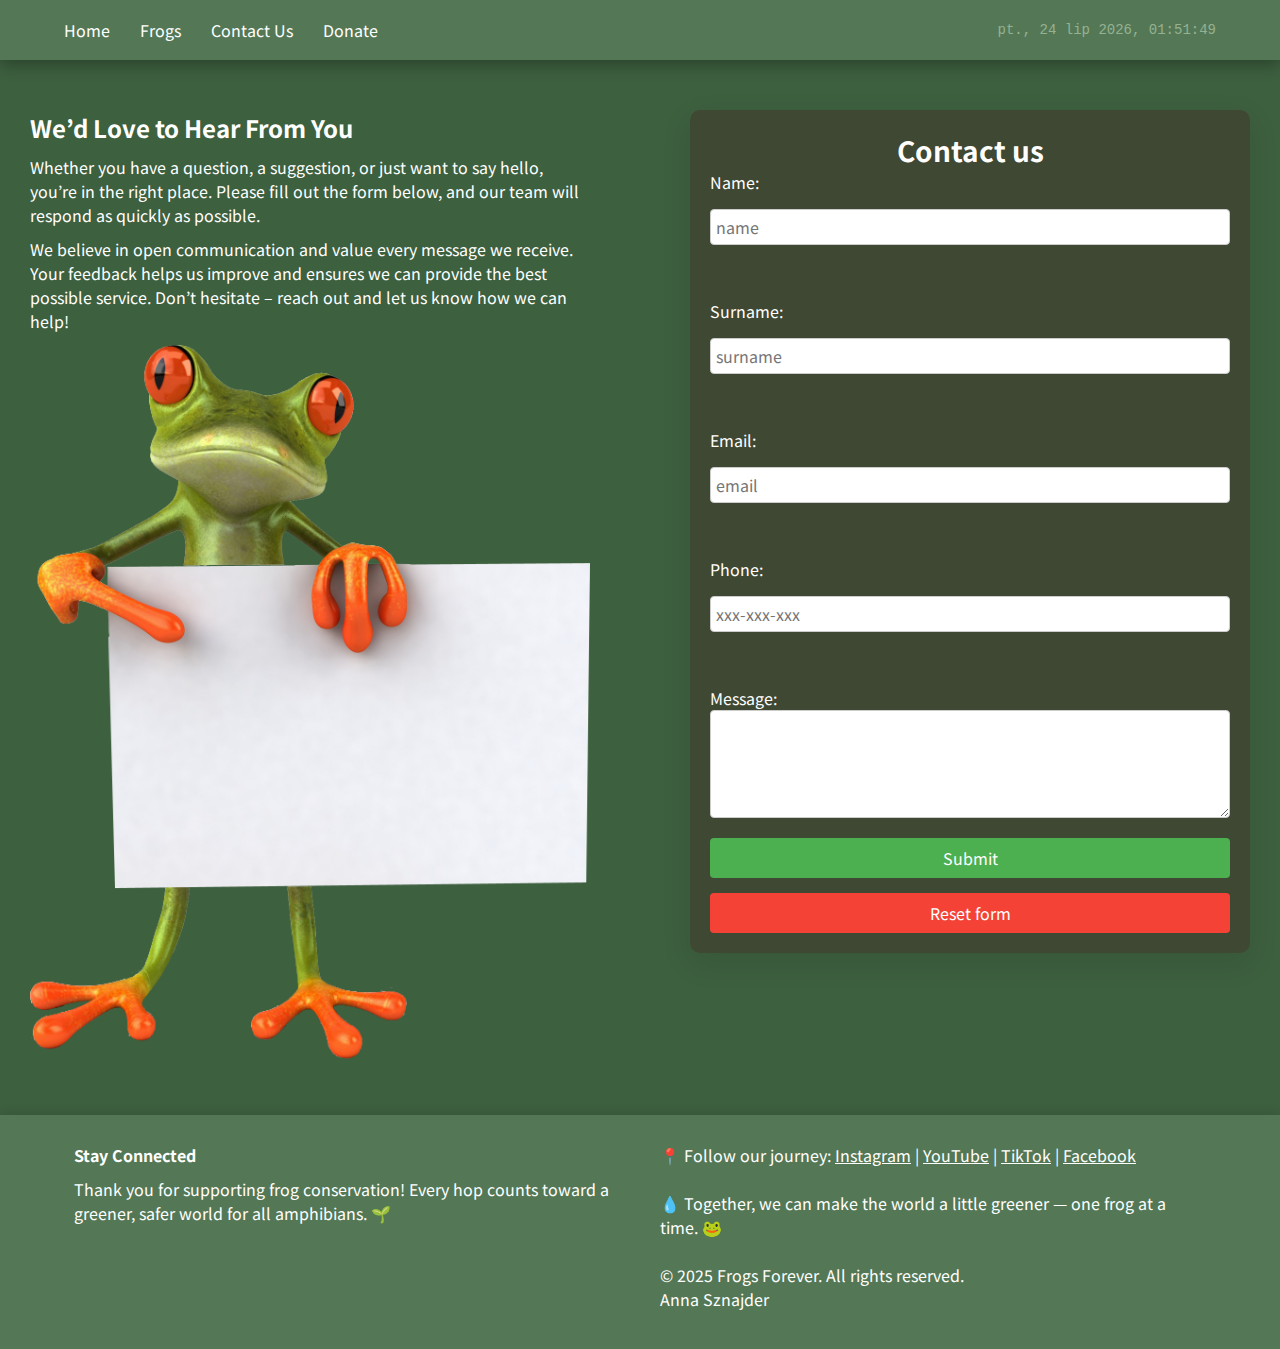
<file: Lab_02/pages/kontakt.html>
<!DOCTYPE html>
<html lang="pl">
<head>
    <meta charset="UTF-8" name="viewport" content="width=device-width, initial-scale=1.0">
    <title>Contact</title>
    <link rel="shortcut icon" href="../img/frog-icon.png" type="image/png">
    <link rel="stylesheet" href="../css/style.css"/>
</head>
<body>

    <header>
        <div id="navbar-placeholder"></div>
    </header>



    <main>
        <div class="contact-container">

            <div class="contact-content">
                <h2>We’d Love to Hear From You</h2>
                <p></p>
                <p>Whether you have a question, a suggestion, or just want to say hello, you’re in the right place.
                    Please fill out the form below, and our team will respond as quickly as possible.</p>
                <p>We believe in open communication and value every message we receive.
                    Your feedback helps us improve and ensures we can provide the best possible service.
                    Don’t hesitate – reach out and let us know how we can help!</p>
                <img src="../img/frog-contact.png">
            </div>

            <div class="box">
                <h1>Contact us</h1>

                <form action="/submit-form" method="post" class="form">
                    <label for="Name">Name:</label>
                    <input type="text" id="name" name="name" placeholder="name" pattern="[A-Za-z]+" required><br>
                    <label for="Surname">Surname:</label>
                    <input type="text" id="surname" name="surname" placeholder="surname" pattern="[A-Za-z]+" required><br>
                    <label for="email">Email:</label>
                    <input type="email" id="email" name="email"  placeholder="email" required><br>
                    <label for="phone">Phone:</label>
                    <input type="tel" id="phone" name="phone" placeholder="xxx-xxx-xxx" pattern="\d{3}-\d{3}-\d{3}"><br>


<!--                    temat wiadomości z 3 selectami-->


                    <label>Message: <textarea name="message" rows="4" cols="50"></textarea></label>

                    <input type="submit" value="Submit">
                    <input type="reset" value="Reset form" />
                </form>
            </div>


        </div>



    </main>


    <footer>
        <div id="footer-placeholder"></div>
    </footer>



    <script src="../js/navbar.js"></script>
    <script src="../js/footer.js"></script>


</body>

</html>
</file>
<file: Lab_01/style.css>
html {
      background-color: #DDBEAA;
      height: 100vh;
}

body {
      height: 100vh;
      margin: 0;
}

.main-container {
      height: 100%;
      display: flex;
      align-items: center;
      justify-content: center;
}
</file>
<file: Lab_02/css/style.css>
@import url('https://fonts.googleapis.com/css2?family=Noto+Sans+JP:wght@100..900&display=swap');

*{
    cursor: url("../img/kursory/Frog_Normal_Select.cur"),default;
    margin: 0;
    padding: 0;
    color: white;
    box-sizing: border-box;
    font-family: 'Noto Sans JP', sans-serif;

}
body {
    background-color: #3d603f;
    display: flex;
    flex-direction: column;
    min-height: 100vh;

}

main{
    flex: 1;

}

/* navbar */
.navbar {
    background-color: #547856;
    padding: clamp(12px, 2.5vw, 18px) 5%;
    box-shadow: 0 5px 15px rgba(0,0,0,.30);
    display: flex;
    align-items: center;
    width: 100%;
    justify-content: space-between;

}

.nav-links {
    list-style: none;
    gap: clamp(14px, 3vw, 30px);
    display: flex;
    justify-content: space-between;
    align-items: center;
    flex-wrap: wrap;

}
.nav-links a {
    color: white;
    text-decoration: none;
    font-size: clamp(14px, 2vw, 16px);
    transition: opacity 0.3s ease;

}
.nav-links a:hover {

    opacity: 0.85;
    cursor: url("../img/kursory/Frog_Aleternate-Left_Select.cur"),pointer;

}

.clock {
    margin-left: auto;
    font-family: monospace;
    font-size: clamp(12px, 1.5vw, 14px);
    color: #96b191;
}

/* footer */

footer {
    background-color: #547856;
    padding: clamp(12px, 2.5vw, 18px) 5%;
    box-shadow: 0 5px 15px rgba(0,0,0,.30);

}

.footer-content {
    display: flex;
    gap: clamp(12px, 3vw, 20px);
}

.footer-section {
    flex: 1 1 200px;
    margin: 10px;
}

.footer-section h3,p {
    font-size: clamp(14px, 2vw, 16px);
    margin-bottom: 10px;
}


/* formularz */
.contact-container{
    display: flex;
    flex-wrap: wrap;
    gap: 40px;
    align-items: flex-start;
}

.contact-content{
    margin: 50px 30px;
    gap: 20px;
    text-align: left;
    flex: 1 1 300px;
    max-width: 600px;
}


.contact-content img{
    max-width: 100%;
    height: 60%;

}

.box {
    background: rgba(66, 55, 41, 0.58);
    color: lightgray;
    width: 400px;
    margin: 50px 30px;
    padding: 20px;
    box-shadow: 0 10px 30px rgba(0,0,0,0.1);
    border-radius: 10px;
    flex: 1 1 300px;
}
.box h1{
    text-align: center;
    color: white;
    font-size: clamp(20px, 3vw, 28px);

}

form{
    display: flex;
    flex-direction: column;
    gap: 15px;
    margin-bottom: 0;
    padding-bottom: 0;

}

form input:hover, textarea:hover{
    cursor: url("../img/kursory/Frog_Handwriting_Ver1.cur"),text;
}

form textarea {
    width: 100%;
    padding: 10px;
    resize: vertical;
    min-height: 100px;
}

.form-buttons {
    display: flex;
    gap: 10px;
    flex-wrap: wrap;
}


form input[type="text"],
form input[type="email"],
form input[type="tel"],
form textarea {
    color: black;
    padding: 5px;
    border: 1px solid #ccc;
    border-radius: 4px;
    font-size: 16px;
}

/* Przyciski */
form input[type="submit"],
form input[type="reset"] {
    padding: 8px 16px;
    border: none;
    border-radius: 4px;
    cursor: pointer;
    font-size: 16px;
}

form input[type="submit"] {
    background-color: #4CAF50;
    cursor: url("../img/kursory/Frog_Aleternate-Left_Select.cur"),pointer;
}

form input[type="reset"] {
    background-color: #f44336;
    cursor: url("../img/kursory/Frog_Aleternate-Left_Select.cur"),pointer;
}


/* galeria */
.featured {
    padding: 60px 5%;
    text-align: center;
}

.featured h2 {
    font-size: clamp(28px, 4vw, 40px);
    margin-bottom: 40px;
    color: white;
}

.frog-grid {
    display: grid;
    grid-template-columns: repeat(auto-fit, minmax(250px, 1fr));
    gap: 30px;
    max-width: 1200px;
    margin: 0 auto;
}

.frog-card {
    background: rgba(66, 55, 41, 0.58);
    border-radius: 10px;
    overflow: hidden;
    box-shadow: 0 5px 15px rgba(0,0,0,0.3);
    transition: transform 0.3s;
    position: relative;
}

.frog-card:hover {
    transform: translateY(-10px);
}

.frog-card img {
    max-width: 80%;
    height: 160px;
    object-fit: cover;
    display: block;
    margin: 10px auto;
    border-radius: 10%;
}
.frog-card h3 {
    margin-bottom: 10px;
    font-size: 22px;
    color: white;
}

.frog-card-content {
    padding: 20px;
    text-align: left;
    display: none;
    position: absolute;
    inset: 0;
    overflow: auto;
    visibility: hidden;
    opacity: 0;
    scrollbar-width: none;
}

.frog-card-content.show {
    background-color:rgba(66, 55, 41);
    display: block;
    visibility: visible;
    opacity: 1;
    pointer-events: auto;
}



.frog-card-content p {
    color: #d0d0d0;
    line-height: 1.5;
    margin-bottom: 15px;
}



/*fakty*/

.facts {
    padding: 60px 5%;
    background-color: rgba(84, 120, 86,0.5);
}

.facts h2 {
    text-align: center;
    font-size: clamp(28px, 4vw, 40px);
    margin-bottom: 40px;
}

.facts-grid {
    display: grid;
    grid-template-columns: repeat(auto-fit, minmax(250px, 1fr));
    gap: 20px;
    max-width: 1200px;
    margin: 0 auto;
}

.fact-card {
    background: rgba(66, 55, 41, 0.4);
    padding: 30px;
    border-radius: 10px;
    text-align: center;
}

.fact-card h3 {
    font-size: 48px;
    margin-bottom: 10px;
    color: #96b191;
}

.fact-card p {
    line-height: 1.6;
}

/* about */
.about {
    padding: 60px 20%;
    text-align: center;
    background-color: rgba(84, 120, 86, 0.3);
}

.about h2 {
    font-size: clamp(28px, 4vw, 40px);
    margin-bottom: 20px;
}

.about p {
    font-size: clamp(16px, 2vw, 18px);
    line-height: 1.6;
}

/*filmiki*/

.film{
    width: min(95%, 720px);
    margin: 0 auto;
    display:flex;
    flex-direction:column;
    align-items:center;
    gap: 10px;
    background: rgba(0,0,0,.08);
    border: 1px solid rgba(255,255,255,.08);
    border-radius: 12px;
    padding: clamp(12px, 2vw, 20px);
}
.film iframe{
    width:100%;
    height:auto;
    aspect-ratio: 16 / 9;
    border:0;
    border-radius: 10px;
}
.film h3{
    margin: 6px 0 4px;
    max-width: 40ch;
    text-align:center;
}


/*donate*/

.donate {
    padding: clamp(12px, 2vw, 20px);
    background: rgba(66, 55, 41, 0.4);
    box-shadow: 0 0 25px rgba(62, 73, 52, 0.7);
    border-radius: 20px;
    display: flex;
    flex-direction: column;
    align-items: center;
    gap: 15px;
    width: 80%;
    margin: 50px auto;
}

.donate-text {
    text-align: center;
    line-height: 1.4;
}

.donate-btn {
    background-color: rgb(225, 126, 133);
    color: white;
    border: none;
    border-radius: 12px;
    width: 90px;
    height: 70px;
    font-size: clamp(16px, 2vw, 18px);
    cursor: url("../img/kursory/Frog_Aleternate-Left_Select.cur"),pointer;
    transition: 0.3s ease-in-out;
}

.donate-btn:hover {
    background-color: rgb(237, 82, 96);
    transform: translateY(-2px);
}

.donation-progress {
    width: 100%;
    max-width: 400px;
    padding: 20px;
    border-radius: 15px;
    background: rgba(255, 255, 255, 0.15);
    box-shadow: inset 0 0 10px rgba(0,0,0,0.2);
}

.progress-bar-bg {
    background: #ddd;
    height: 22px;
    width: 100%;
    border-radius: 12px;
    overflow: hidden;
}

.progress-bar {
    height: 100%;
    background: linear-gradient(90deg, #4caf50, #66d36e);
    width: 0%;
}

.progress-text {
    margin-top: 7px;
    text-align: center;
    font-weight: 600;
}



/* MEDIA QUERIES */
@media (max-width: 768px){
    .navbar{ flex-direction:column; }
    .nav-links{ gap: 15px; margin-top:10px; }
    .clock{ margin: 10px 0 0 0; }
    .contact-container{ gap: 20px; padding: 10px; }
    .contact-content, .box{ margin: 20px 10px; }
}
@media (max-width: 480px){
    .nav-links{ flex-direction:column; gap:10px; }
    .form-buttons{ flex-direction:column; }
    form input[type="submit"], form input[type="reset"]{ width:100%; }
    .frog-card-content{ padding: 15px; }
    .fact-card h3{ font-size: 36px; }
}
</file>
<file: Lab_03/passwords/styles.css>
body{
    background-color: rgba(119, 178, 209, 0.75);
    min-height: 100vh; margin: 0;
    display: grid;
    place-items: center;
}

.box {
    margin-top: 65px;
    display: flex;
    background-color: rgb(119, 134, 209);
    border-radius: 10px;
    box-shadow: 0px 0px 20px 20px rgba(95, 106, 175, 0.44);
    width: 500px;
    height: 500px;
    flex-direction: column;
    align-items: center;
}

.length{
    display: flex;
}

.checkbox{
    margin-bottom: 5px;
}

.btn {
    background-color: #6a11cb;
    border: none;
    color: white;
    padding: 10px 20px;
    border-radius: 5px;
    cursor: pointer;
    transition: 0.3s;
    margin: 5px;
}

.btn:hover {
    background-color: #7300ff;
}
</file>
<file: Lab_03/stoper/styles.css>
body{
    background-color: rgba(209, 119, 165, 0.75);
    min-height: 100vh; margin: 0;
    display: grid;
    place-items: center;
}


#stopwatch-content{
    font-size: 40px;
    font-family: "Century Schoolbook", fantasy;
    color: aliceblue;
    text-shadow:
            1px 1px 2px #f700ff,
            0 0 1em #6600ff,
            0 0 0.2em #8c00ff;
}

.stopwatch{
    margin-top: 65px;
    display: flex;
    background-color: rgb(209, 119, 165);
    justify-content: space-evenly;
    border-radius: 10px;
    flex-direction: column;
    box-shadow: 0px 0px 20px 20px rgb(175 95 166 / 44%);
    width: 500px;
    height: 500px;
    flex-wrap: wrap;
    align-items: center;
}

.button {
    background: rgb(206, 142, 211);
    border: 0;
    border-radius: 10px;
    box-shadow: 0 6px 0 #9f61a8, 0 5px 15px -4px #000;
    color: #fff;
    cursor: pointer;
    font-size: 20px;
    font-weight: 800;
    height: 50px;
    width: 150px;
    transition: box-shadow 0.2s ease-in-out, margin-top 0.2s ease-in-out,
    opacity 0.2s ease-in-out;

}

.button:hover,
.button:focus {
    opacity: 0.9;
    outline: 0;
}

.button:active {
    box-shadow: none;
}


.clock-face {
    width: 300px;
    height: 300px;
    border-radius: 50%;
    border: 6px solid rgba(90, 33, 89, 0.81);
    display: flex;
    align-items: center;
    justify-content: center;
    box-shadow: 0 8px 24px rgba(0,0,0,0.15);
}
.clock-content {
    font: 600 48px/1.2 system-ui, sans-serif;
}
</file>
